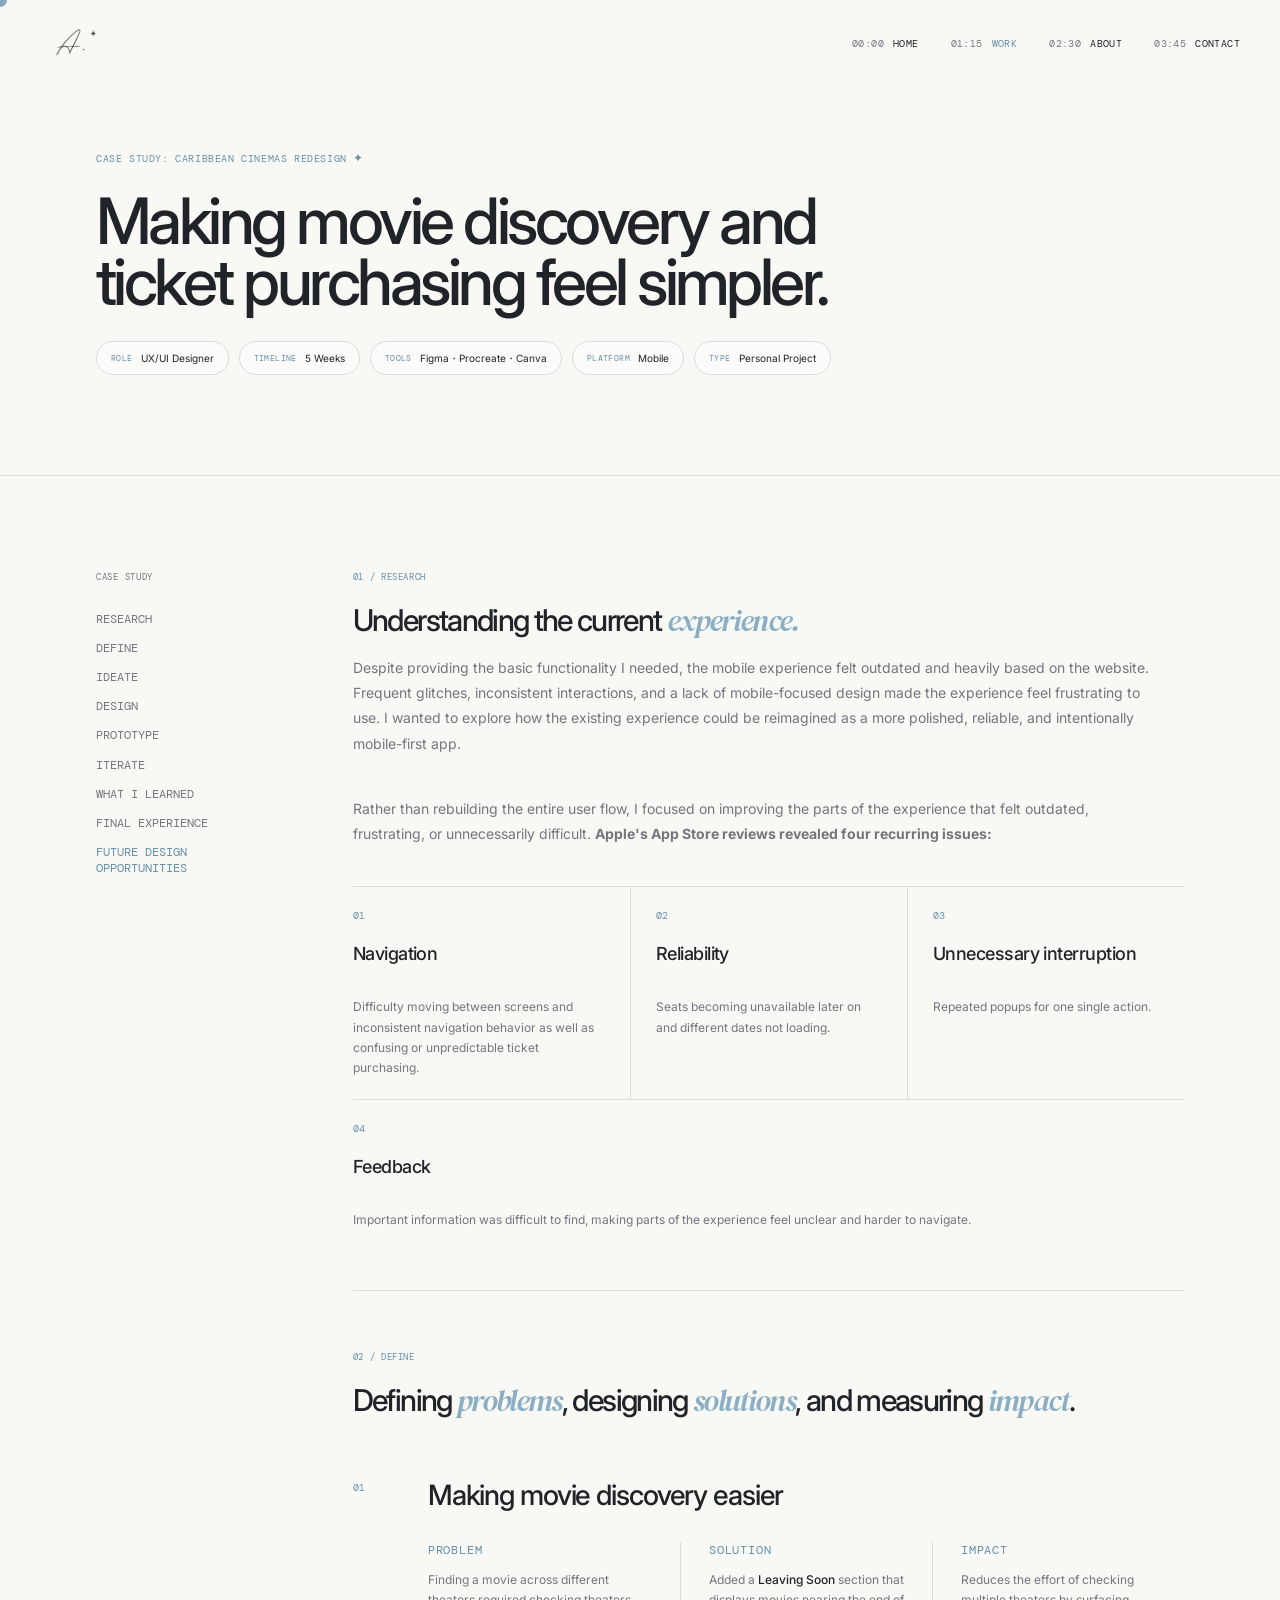
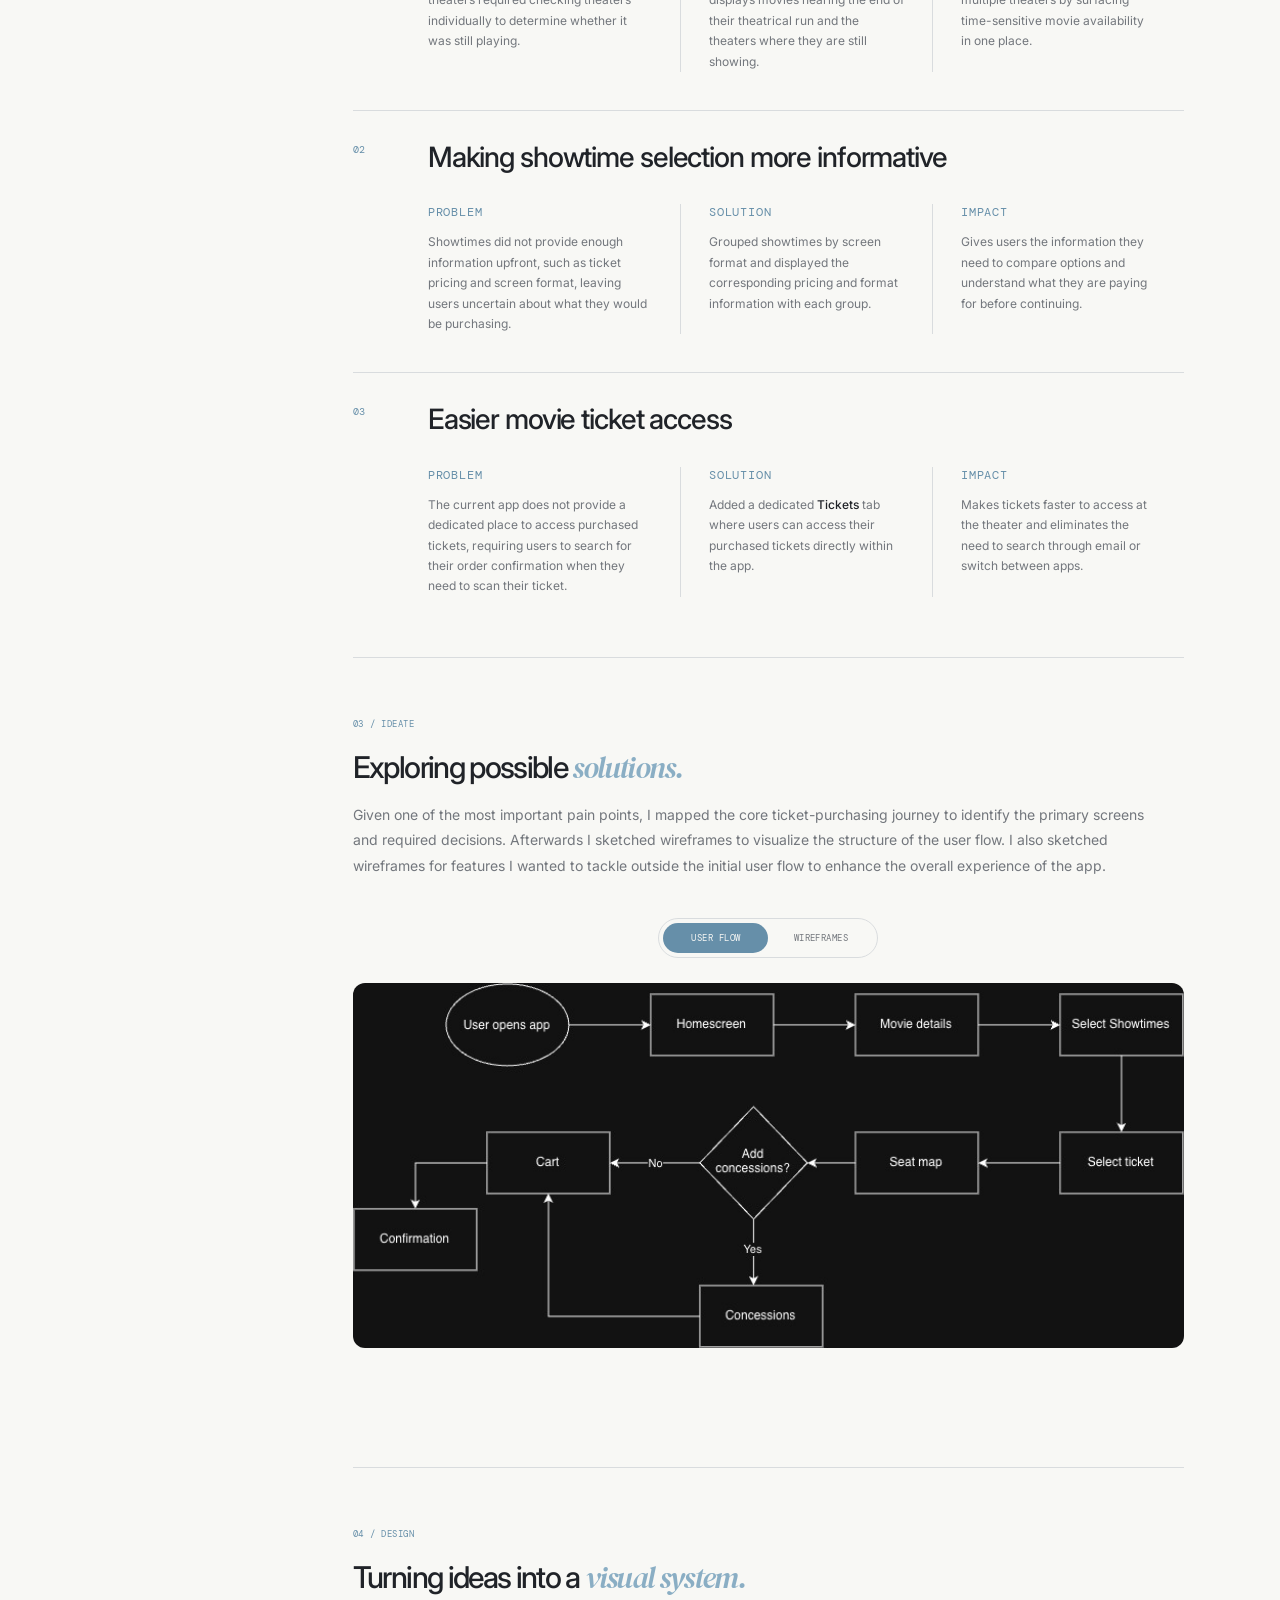
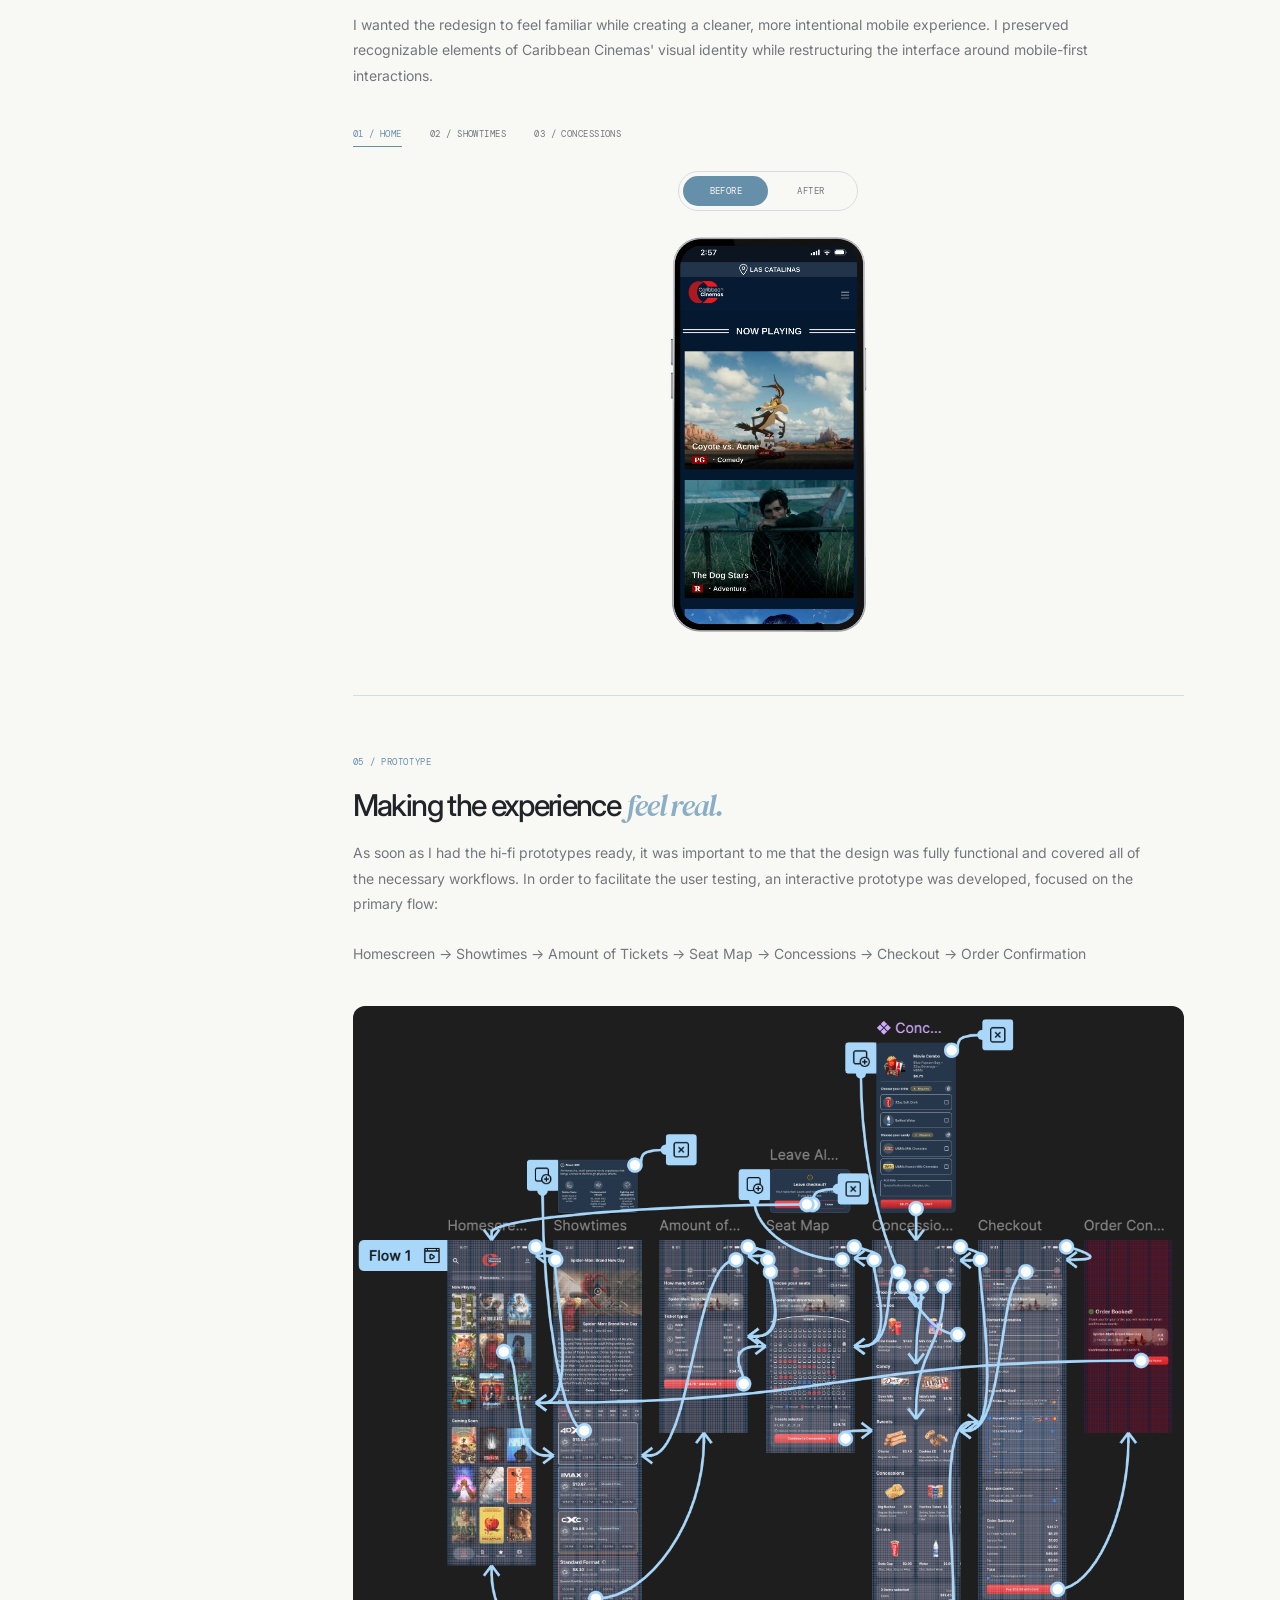
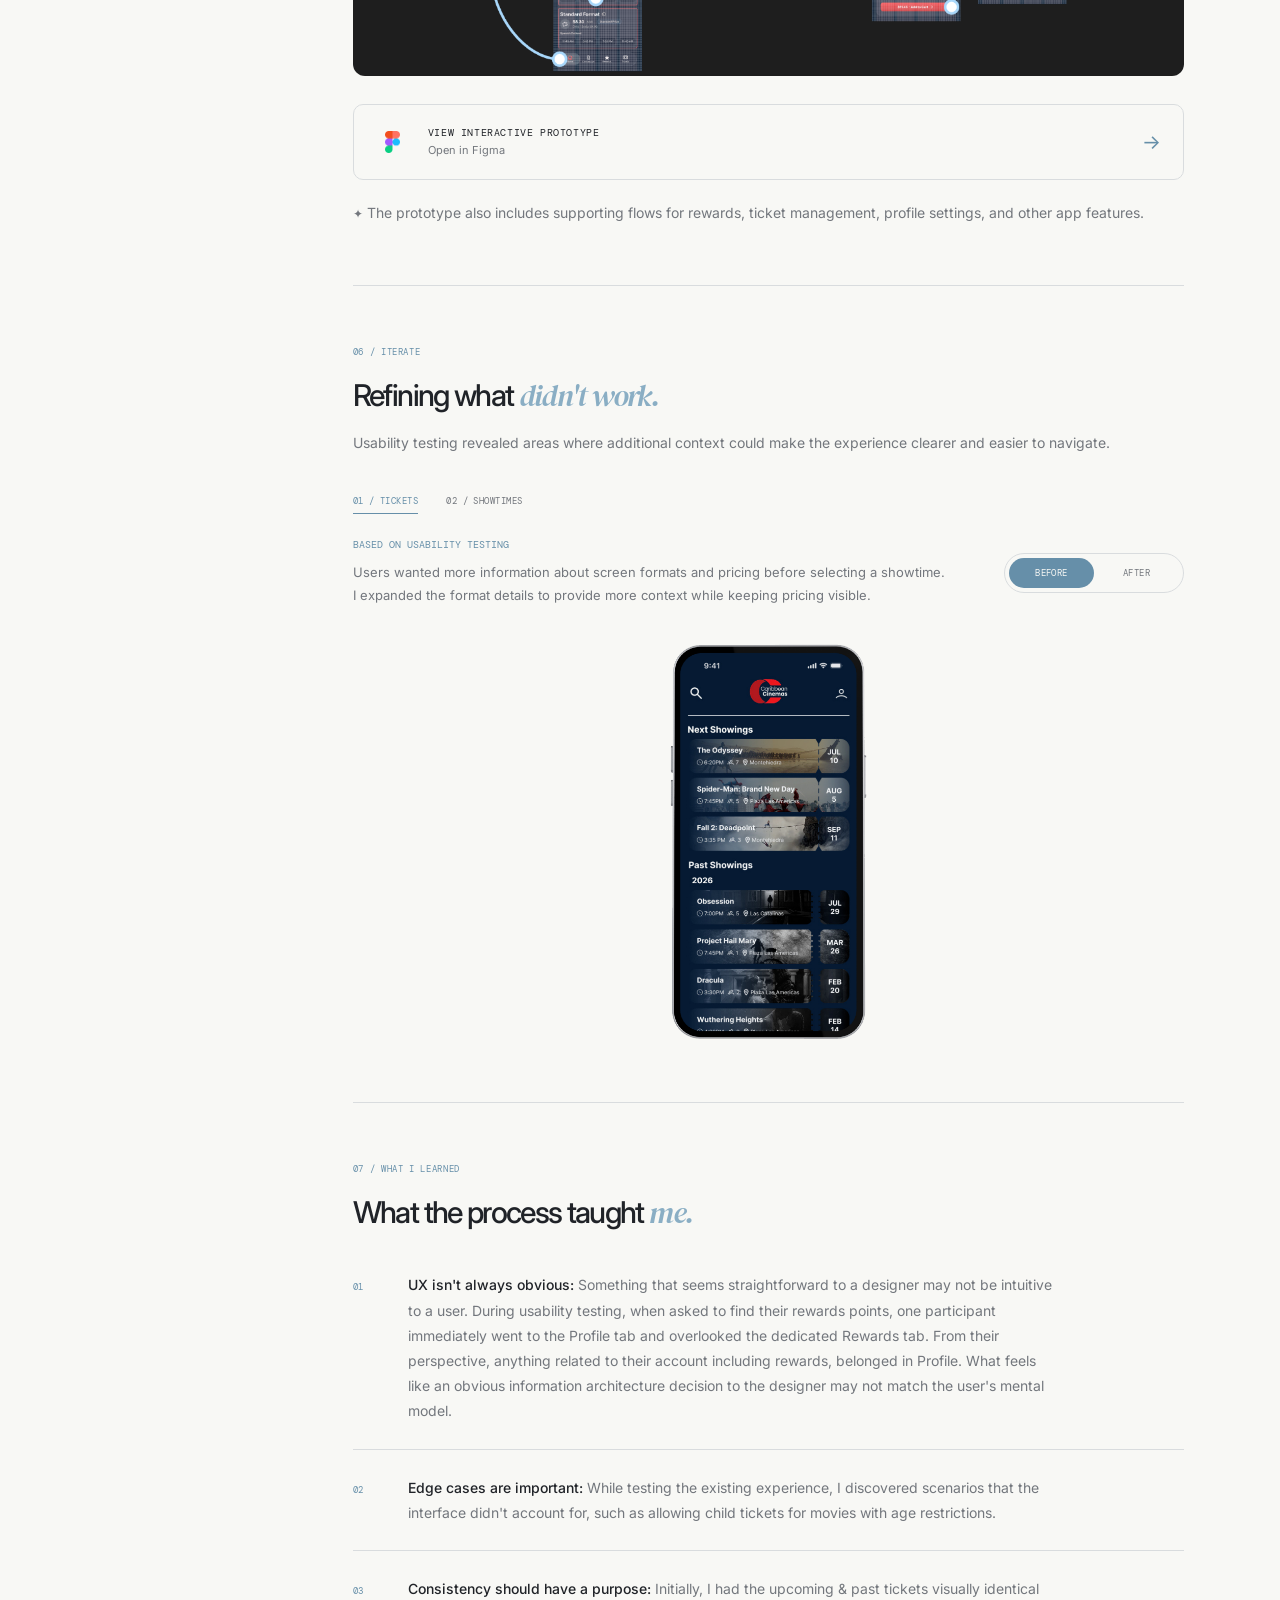
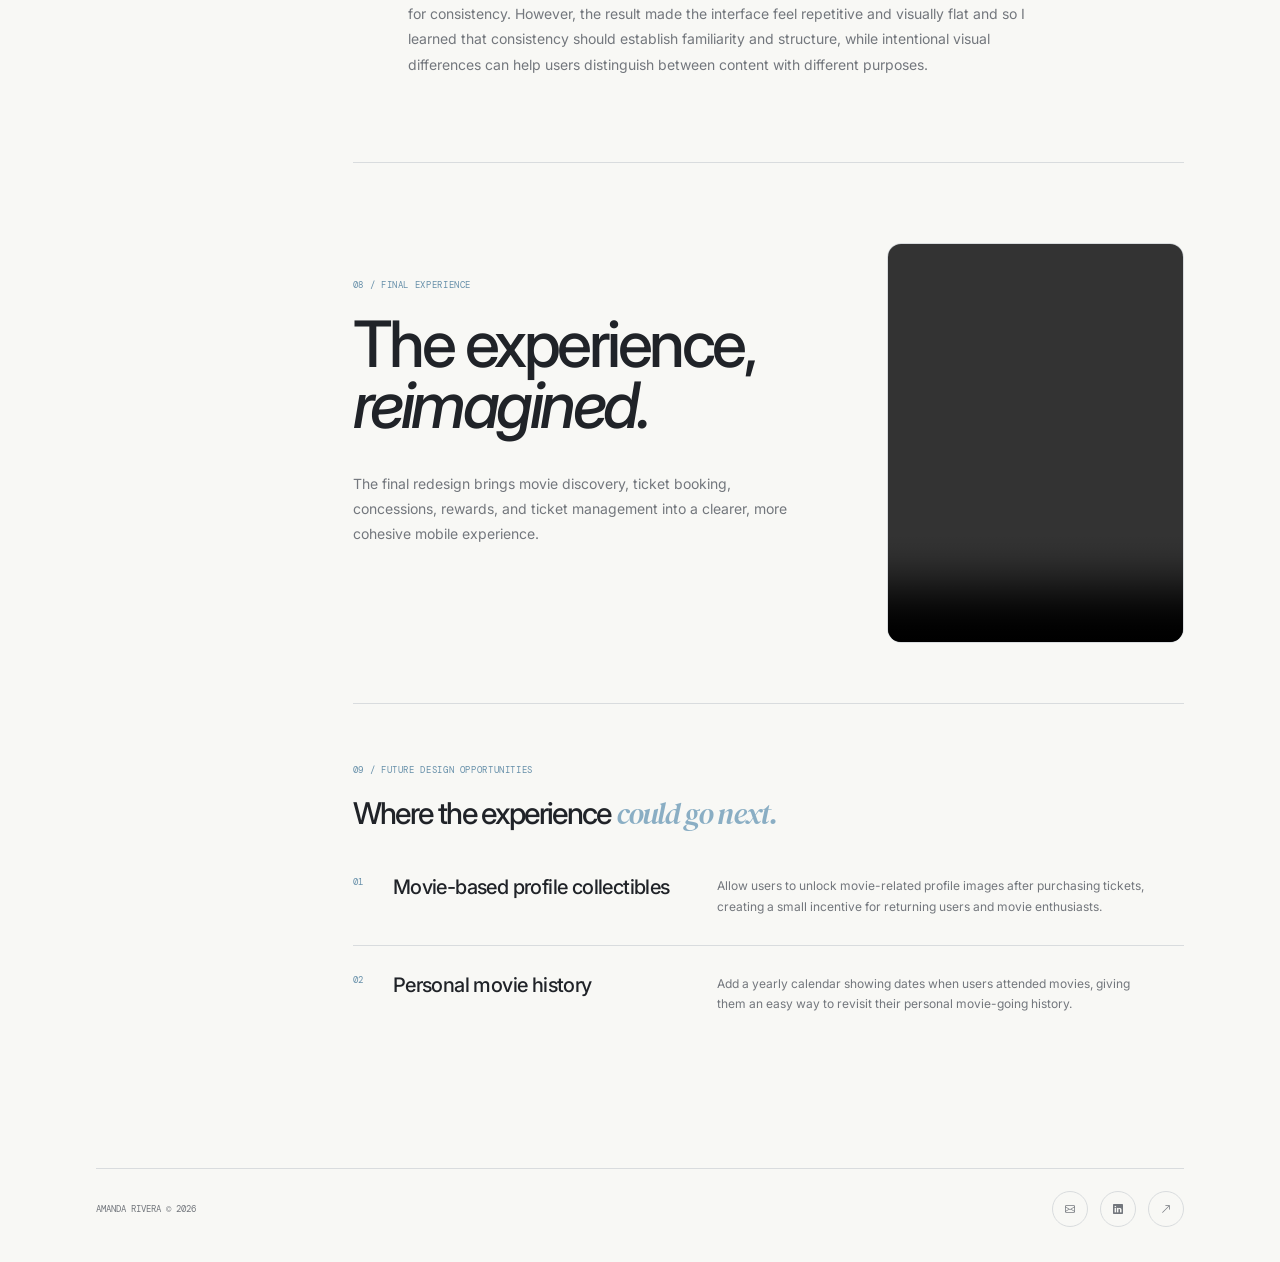
<file: case-study1.html>
<!DOCTYPE html>
<html lang="en">
<head>
  <meta charset="UTF-8">
  <meta name="viewport" content="width=device-width, initial-scale=1.0">

  <title>Amanda Rivera — Caribbean Cinemas</title>
  <meta
    name="description"
    content="Caribbean Cinemas mobile app redesign case study by Amanda Rivera.">

  <link rel="icon" type="image/png" href="elements/sparkle icon.png">

  <link rel="preconnect" href="https://fonts.googleapis.com">
  <link rel="preconnect" href="https://fonts.gstatic.com" crossorigin>

  <link
    href="https://fonts.googleapis.com/css2?family=DM+Mono:wght@400;500&family=DM+Serif+Display:ital@0;1&family=Inter:wght@400;500;600&display=swap"
    rel="stylesheet"
  >

  <link
    rel="stylesheet"
    href="https://cdn.jsdelivr.net/npm/bootstrap-icons@1.11.3/font/bootstrap-icons.min.css"
  >

  <link rel="stylesheet" href="casestudy.css">
</head>

<body>

  <div class="custom-cursor"></div>

  <!-- =====================================================
       NAV
  ====================================================== -->

  <header class="nav">

    <a href="index.html#home" class="logo">
      <img src="elements/A logo.png" alt="Amanda logo">
    </a>

    <nav class="main-nav">

      <a href="index.html#home" class="nav-item">
        <span>00:00</span>
        HOME
      </a>

      <a href="index.html#work" class="nav-item active">
        <span>01:15</span>
        WORK
      </a>

      <a href="about.html" class="nav-item">
        <span>02:30</span>
        ABOUT
      </a>

      <a href="index.html#contact" class="nav-item">
        <span>03:45</span>
        CONTACT
      </a>

    </nav>

  </header>


  <main>

    <!-- =====================================================
         PROJECT INTRO
    ====================================================== -->

    <section class="project-intro">
  <div class="intro-heading reveal">

    <p class="eyebrow">
      CASE STUDY: CARIBBEAN CINEMAS REDESIGN
      <span class="spark">✦</span>
    </p>

    <h1>
      Making movie discovery and<br>
      ticket purchasing feel simpler.
    </h1>

    <div class="project-meta">
      <div class="meta-item">
        <span class="meta-label">ROLE</span>
        <span class="meta-value">UX/UI Designer</span>
      </div>

      <div class="meta-item">
        <span class="meta-label">TIMELINE</span>
        <span class="meta-value">5 Weeks</span>
      </div>

      <div class="meta-item">
        <span class="meta-label">TOOLS</span>
        <span class="meta-value">Figma・Procreate・Canva</span>
      </div>

      <div class="meta-item">
        <span class="meta-label">PLATFORM</span>
        <span class="meta-value">Mobile</span>
      </div>

      <div class="meta-item">
        <span class="meta-label">TYPE</span>
        <span class="meta-value">Personal Project</span>
      </div>
    </div>

  </div>
</section>

<div class="case-study-divider"></div>


    <!-- =====================================================
         CASE STUDY
    ====================================================== -->

    <section class="case-study" id="case-study">

      <!-- LEFT: STICKY MAP -->

      <aside class="case-nav">

        <div class="case-nav-inner">

          <p class="case-nav-label">
            CASE STUDY
          </p>

          <nav class="case-outline">

            <a href="#research" class="case-link active">
              RESEARCH
            </a>

            <a href="#define" class="case-link">
              DEFINE
            </a>

            <a href="#ideate" class="case-link">
              IDEATE
            </a>

            <a href="#design" class="case-link">
              DESIGN
            </a>

            <a href="#prototype" class="case-link">
              PROTOTYPE
            </a>

            <a href="#iterate" class="case-link">
              ITERATE
            </a>

            <a href="#learned" class="case-link">
              WHAT I LEARNED
            </a>

            <a href="#final-experience" class="case-link">
              FINAL EXPERIENCE
            </a>

            <a href="#future" class="case-link">
              FUTURE DESIGN<br>
              OPPORTUNITIES
            </a>

          </nav>

        </div>

      </aside>


      <!-- RIGHT: CASE STUDY CONTENT -->

      <div class="case-content">


        <!-- =================================================
             01 RESEARCH
        ================================================== -->

        <section class="case-section reveal" id="research">

          <div class="section-heading">

            <span class="section-number">
              01 / RESEARCH
            </span>

            <h2>
              Understanding the current
              <em>experience.</em>
            </h2>

          </div>

          <div class="section-body">

            <p class="section-intro">
              Despite providing the basic functionality I needed, the mobile experience felt outdated 
              and heavily based on the website. Frequent glitches, inconsistent interactions, and a 
              lack of mobile-focused design made the experience feel frustrating to use. I wanted to explore 
              how the existing experience could be reimagined as a more polished, reliable, and intentionally 
              mobile-first app.
            </p>

            <p class="section-intro">
              Rather than rebuilding the entire user flow, I focused on improving the parts of the experience
              that felt outdated, frustrating, or unnecessarily difficult. <b>Apple's App Store reviews revealed 
              four recurring issues:</b>
            </p>

            <div class="research-grid">
              
              <div class="research-item">
                <span class="small-label">01</span>
                <h3>Navigation</h3>
                <p>
                  Difficulty moving between screens and inconsistent navigation behavior as well as confusing
                  or unpredictable ticket purchasing.
                </p>
              </div>

              <div class="research-item">
                <span class="small-label">02</span>
                <h3>Reliability</h3>
                <p>
                   Seats becoming unavailable later on and different dates not loading.
                </p>
              </div>

              <div class="research-item">
                <span class="small-label">03</span>
                <h3>Unnecessary interruption</h3>
                <p>
                  Repeated popups for one single action.
                </p>
              </div>

              <div class="research-item research-item-wide">
                <span class="small-label">04</span>
                <h3>Feedback</h3>
                <p>
                  Important information was difficult to find, making parts of the experience
                  feel unclear and harder to navigate.
                </p>
              </div>

            </div>

          </div>

        </section>


        <!-- =================================================
             02 DEFINE
        ================================================== -->

        <section class="case-section reveal" id="define">

          <div class="section-heading">

            <span class="section-number">
              02 / DEFINE
            </span>

            <h2>
              Defining <em>problems</em>, designing <em>solutions</em>, and measuring <em>impact</em>.
            </h2>

          </div>

          <div class="opportunities">

          <article class="opportunity">

            <div class="opportunity-header">
              <span class="opportunity-number">01</span>

              <div>
                <h3>Making movie discovery easier</h3>
              </div>
            </div>

            <div class="opportunity-details">

              <div class="opportunity-detail">
                <span class="detail-label">PROBLEM</span>
                <p>
                  Finding a movie across different theaters required checking
                  theaters individually to determine whether it was still playing.
                </p>
              </div>

              <div class="opportunity-detail">
                <span class="detail-label">SOLUTION</span>
                <p>
                  Added a <b>Leaving Soon</b> section that displays movies nearing
                  the end of their theatrical run and the theaters where they are
                  still showing.
                </p>
              </div>

              <div class="opportunity-detail">
                <span class="detail-label">IMPACT</span>
                <p>
                  Reduces the effort of checking multiple theaters by surfacing
                  time-sensitive movie availability in one place.
                </p>
              </div>

            </div>

          </article>


          <article class="opportunity">

            <div class="opportunity-header">
              <span class="opportunity-number">02</span>

              <div>
                <h3>Making showtime selection more informative</h3>
              </div>
            </div>

            <div class="opportunity-details">

              <div class="opportunity-detail">
                <span class="detail-label">PROBLEM</span>
                <p>
                  Showtimes did not provide enough information upfront, such as
                  ticket pricing and screen format, leaving users uncertain about
                  what they would be purchasing.
                </p>
              </div>

              <div class="opportunity-detail">
                <span class="detail-label">SOLUTION</span>
                <p>
                  Grouped showtimes by screen format and displayed the corresponding
                  pricing and format information with each group.
                </p>
              </div>

              <div class="opportunity-detail">
                <span class="detail-label">IMPACT</span>
                <p>
                  Gives users the information they need to compare options and
                  understand what they are paying for before continuing.
                </p>
              </div>

            </div>

          </article>


          <article class="opportunity">

            <div class="opportunity-header">
              <span class="opportunity-number">03</span>

              <div>
                <h3>Easier movie ticket access</h3>
              </div>
            </div>

            <div class="opportunity-details">

              <div class="opportunity-detail">
                <span class="detail-label">PROBLEM</span>
                <p>
                  The current app does not provide a dedicated place to access
                  purchased tickets, requiring users to search for their order
                  confirmation when they need to scan their ticket.
                </p>
              </div>

              <div class="opportunity-detail">
                <span class="detail-label">SOLUTION</span>
                <p>
                  Added a dedicated <b>Tickets</b> tab where users can access
                  their purchased tickets directly within the app.
                </p>
              </div>

              <div class="opportunity-detail">
                <span class="detail-label">IMPACT</span>
                <p>
                  Makes tickets faster to access at the theater and eliminates
                  the need to search through email or switch between apps.
                </p>
              </div>

            </div>

          </article>

        </div>

        </section>


        <!-- =================================================
             03 IDEATE
        ================================================== -->

        <section class="case-section reveal" id="ideate">

          <div class="section-heading">

            <span class="section-number">
              03 / IDEATE
            </span>

            <h2>
              Exploring possible
              <em>solutions.</em>
            </h2>

          </div>

          <div class="section-body">

            <p class="section-intro">
              Given one of the most important pain points, I mapped the core ticket-purchasing journey to identify the
              primary screens and required decisions. Afterwards I sketched wireframes to visualize the structure of the 
              user flow. I also sketched wireframes for features I wanted to tackle outside the initial user flow to enhance 
              the overall experience of the app.
            </p>

            <div class="ideate-visual">

            <div class="ideate-toggle">
              <button class="ideate-toggle-btn active" data-view="userflow">
                USER FLOW
              </button>

              <button class="ideate-toggle-btn" data-view="wireframes">
                WIREFRAMES
              </button>
            </div>

            <div class="ideate-panel active" data-panel="userflow">
            <img src="elements/user flow.jpg" alt="Ticket purchasing user flow" class="ideate-image">
            </div>

            <div class="ideate-panel" data-panel="wireframes">
              <img src="elements/wireframes.jpg" alt="Early wireframes for the Caribbean Cinemas app" class="ideate-image">
            </div>

          </div>

          </div>

        </section>


        <!-- =================================================
             04 DESIGN
        ================================================== -->

       <section class="case-section reveal" id="design">

        <div class="section-heading">

          <span class="section-number">
            04 / DESIGN
          </span>

          <h2>
            Turning ideas into a
            <em>visual system.</em>
          </h2>

        </div>

        <div class="section-body">

          <p class="section-intro">
            I wanted the redesign to feel familiar while creating a cleaner,
            more intentional mobile experience. I preserved recognizable elements
            of Caribbean Cinemas' visual identity while restructuring the interface
            around mobile-first interactions.
          </p>

          <div class="design-visual">

            <!-- SCREEN SELECTOR -->

            <div class="design-screens">

              <button class="design-screen-btn active" data-screen="home">
                01 / HOME
              </button>

              <button class="design-screen-btn" data-screen="showtimes">
                02 / SHOWTIMES
              </button>

              <button class="design-screen-btn" data-screen="concessions">
                03 / CONCESSIONS
              </button>

            </div>


            <!-- BEFORE / AFTER TOGGLE -->

            <div class="design-toggle">

              <button
                class="design-toggle-btn active"
                data-view="before">
                BEFORE
              </button>

              <button
                class="design-toggle-btn"
                data-view="after">
                AFTER
              </button>

            </div>


            <!-- HOME -->

            <div class="design-screen-panel active" data-screen-panel="home">

              <div class="design-view active" data-view-panel="before">
                <img src="elements/cc home.png" alt="Original Caribbean Cinemas home screen" >
              </div>

              <div class="design-view" data-view-panel="after">
                <img src="elements/my home.png" alt="Redesigned Caribbean Cinemas home screen">
              </div>

            </div>


            <!-- SHOWTIMES -->

            <div class="design-screen-panel" data-screen-panel="showtimes">

              <div class="design-view active" data-view-panel="before">
                <img src="elements/cc showtimes.png" alt="Original Caribbean Cinemas showtimes screen">
              </div>

              <div class="design-view" data-view-panel="after">
                <img src="elements/my showtimes.png" alt="Redesigned Caribbean Cinemas showtimes screen">
              </div>

            </div>


            <!-- CONCESSIONS -->

            <div class="design-screen-panel" data-screen-panel="concessions">
            <div class="design-view active" data-view-panel="before">
              <img src="elements/cc concessions.png" alt="Original Caribbean Cinemas concessions screen">
            </div>

            <div class="design-view" data-view-panel="after">
              <img src="elements/my concessions.png" alt="Redesigned Caribbean Cinemas concessions screen">
            </div>

          </div>

          </div>

        </div>

      </section>


      <!-- =================================================
      05 PROTOTYPE
      ================================================== -->

        <section class="case-section reveal" id="prototype">

          <div class="section-heading">

            <span class="section-number">
              05 / PROTOTYPE
            </span>

            <h2>
              Making the experience
              <em>feel real.</em>
            </h2>

          </div>

          <div class="section-body">

            <p class="section-intro">
              As soon as I had the hi-fi prototypes ready, it was important to me that 
              the design was fully functional and covered all of the necessary workflows. In order to 
              facilitate the user testing, an interactive prototype was developed, focused on the primary flow:<br><br>
              Homescreen → Showtimes → Amount of Tickets → Seat Map → Concessions →
              Checkout → Order Confirmation
            </p>

            <div class="prototype-visual">
              <img
                src="elements/flow prototype.png"
                alt="Caribbean Cinemas interactive prototype"
                class="prototype-image"
              >
            </div>

            <a
              href="https://www.figma.com/proto/iTW1ejL5P57Du7485kACIl/UX-App-Redesign-Case-Study?node-id=79-502&t=s3iVjf9Y0MLKdf4Q-0&scaling=scale-down&content-scaling=fixed&page-id=1%3A2&starting-point-node-id=6%3A2"
              class="figma-link"
              target="_blank"
              rel="noopener noreferrer"
            >
              <span class="figma-link-logo"> 
                <img src="elements/figma.png" alt="Figma">
              </span>

              <span class="figma-link-text">
                VIEW INTERACTIVE PROTOTYPE
                <small>Open in Figma</small>
              </span>

              <span class="figma-link-arrow">→</span>
            </a>

            <p class="section-intro">
              <span class="spark">✦</span> The prototype also includes supporting flows for rewards, ticket management, profile settings, and 
              other app features.
            </p>

          </div>

        </section>

        <!-- =================================================
     06 ITERATE
     ================================================== -->

<section class="case-section reveal" id="iterate">

  <div class="section-heading">

    <span class="section-number">
      06 / ITERATE
    </span>

    <h2>
      Refining what
      <em>didn't work.</em>
    </h2>

  </div>

  <div class="section-body">

    <p class="section-intro">
      Usability testing revealed areas where additional context
      could make the experience clearer and easier to navigate.
    </p>

    <!-- ITERATION SELECTOR -->

    <div class="iterate-screens">

      <button class="iterate-screen-btn active" data-iteration="tickets">
        01 / TICKETS
      </button>

      <button class="iterate-screen-btn" data-iteration="showtimes">
        02 / SHOWTIMES
      </button>

    </div>


    <!-- TICKETS -->

    <div
      class="iterate-panel active"
      data-iteration-panel="tickets">

      <div class="iterate-controls">

        <div class="iteration-note">
          <span class="small-label">BASED ON USABILITY TESTING</span>

          <p>
            Users wanted more information about screen formats and pricing before selecting a showtime.<br>
            I expanded the format details to provide more context while keeping pricing visible.
          </p>
        </div>

        <div class="iterate-toggle">

          <button
            class="iterate-toggle-btn active"
            data-view="before">
            BEFORE
          </button>

          <button
            class="iterate-toggle-btn"
            data-view="after">
            AFTER
          </button>

        </div>

      </div>


      <div class="iterate-view active" data-view-panel="before">
        <img
          src="elements/old tickets.png"
          alt="First ticket screen"
        >
      </div>

      <div class="iterate-view" data-view-panel="after">
        <img
          src="elements/new tickets.png"
          alt="Updated ticket screen with expanded screen format information"
        >
      </div>

    </div>


    <!-- SHOWTIMES -->

    <div
      class="iterate-panel"
      data-iteration-panel="showtimes">

      <div class="iterate-controls">

        <div class="iteration-note">
          <span class="small-label">BASED ON DESIGN EXPLORATION</span>

          <p>
            I found that visually identical ticket types felt repetitive and made it harder to
            distinguish their different purposes. I introduced visual differences to make each
            ticket type more recognizable.
          </p>
        </div>

        <div class="iterate-toggle">

          <button
            class="iterate-toggle-btn active"
            data-view="before">
            BEFORE
          </button>

          <button
            class="iterate-toggle-btn"
            data-view="after">
            AFTER
          </button>

        </div>

      </div>


      <div class="iterate-view active" data-view-panel="before">
        <img
          src="elements/old showtimes.png"
          alt="First showtimes screen"
        >
      </div>

      <div class="iterate-view" data-view-panel="after">
        <img
          src="elements/new showtimes.png"
          alt="Updated showtimes screen"
        >
      </div>

    </div>

  </div>

</section>


        <!-- =================================================
             07 WHAT I LEARNED
        ================================================== -->

        <section class="case-section reveal" id="learned">

          <div class="section-heading">

            <span class="section-number">
              07 / WHAT I LEARNED
            </span>

            <h2>
              What the process taught
              <em>me.</em>
            </h2>

          </div>

          <div class="section-body">

            <div class="learning-list">

              <div class="learning-item">
                <span>01</span>
                <p><b>UX isn't always obvious:</b> Something that seems straightforward to a designer 
                    may not be intuitive to a user. During usability testing, when asked to find 
                    their rewards points, one participant immediately went to the Profile tab and 
                    overlooked the dedicated Rewards tab. From their perspective, anything related to 
                    their account including rewards, belonged in Profile. What feels like an obvious 
                    information architecture decision to the designer may not match the user's mental model.</p>
              </div>

              <div class="learning-item">
                <span>02</span>
                <p><b>Edge cases are important:</b> While testing the existing experience, I discovered scenarios that 
                    the interface didn't account for, such as allowing child tickets for movies with age restrictions. </p>
              </div>

              <div class="learning-item">
                <span>03</span>
                <p><b>Consistency should have a purpose:</b> Initially, I had the upcoming & past tickets
                    visually identical for consistency. However, the result made the interface feel repetitive 
                    and visually flat and so I learned that consistency should establish familiarity and 
                    structure, while intentional visual differences can help users distinguish between 
                    content with different purposes.</p>
              </div>

            </div>

          </div>

        </section>


        <!-- =================================================
        08 FINAL EXPERIENCE
        ================================================== -->

        <section class="case-section final-section reveal" id="final-experience">

          <div class="final-experience-grid">

            <div class="final-experience-copy">

              <span class="section-number">
                08 / FINAL EXPERIENCE
              </span>

              <h2>
                The experience,
                <em>reimagined.</em>
              </h2>

              <p class="section-intro">
                The final redesign brings movie discovery, ticket booking,
                concessions, rewards, and ticket management into a clearer,
                more cohesive mobile experience.
              </p>

            </div>


            <div class="final-video">

              <video
                src="https://res.cloudinary.com/eneecjob/video/upload/f_mp4/v1790577454/finalvideo.mov"
                autoplay
                muted
                loop
                playsinline
                controls
              ></video>

            </div>

          </div>

        </section>


        <!-- =================================================
             09 FUTURE DESIGN OPPORTUNITIES
        ================================================== -->

        <section class="case-section future-section reveal" id="future">

          <div class="section-heading">

            <span class="section-number">
              09 / FUTURE DESIGN OPPORTUNITIES
            </span>

            <h2>
              Where the experience
              <em>could go next.</em>
            </h2>

          </div>

          <div class="section-body">
            <div class="future-list">

              <div class="future-item">
                <span>01</span>
                <h3>Movie-based profile collectibles</h3>
                <p>
                  Allow users to unlock movie-related profile images after purchasing tickets, 
                  creating a small incentive for returning users and movie enthusiasts.
                </p>
              </div>

              <div class="future-item">
                <span>02</span>
                <h3>Personal movie history</h3>
                <p>
                  Add a yearly calendar showing dates when users attended movies, giving them 
                  an easy way to revisit their personal movie-going history.
                </p>
              </div>

            </div>

          </div>

        </section>

      </div>

    </section>

  </main>


  <!-- =====================================================
       FOOTER
  ====================================================== -->

  <footer class="site-footer">

    <span>AMANDA RIVERA © 2026</span>

    <div class="footer-links">

      <a
        href="mailto:acrs096@gmail.com"
        aria-label="Email Amanda"
      >
        <i class="bi bi-envelope"></i>
      </a>

      <a
        href="https://www.linkedin.com/in/amandariveras/"
        target="_blank"
        rel="noopener"
        aria-label="LinkedIn"
      >
        <i class="bi bi-linkedin"></i>
      </a>

      <a
        href="Resume - Amanda Rivera.pdf"
        target="_blank"
        aria-label="Resume"
      >
        <i class="bi bi-arrow-up-right"></i>
      </a>

    </div>

  </footer>


  <script src="casestudy.js"></script>

</body>
</html>
</file>
<file: casestudy.css>
/* =========================================================
   VARIABLES
========================================================= */

:root {
  --bg: #f8f8f5;
  --text: #202328;
  --muted: #73777d;
  --line: #d9dcde;

  --accent: #8aaec4;
  --accent-dark: #668fa9;

  --placeholder: #e7edef;

  --radius: 12px;
  --radius-small: 10px;
  --pill: 999px;

  --sans: "Inter", sans-serif;
  --mono: "DM Mono", monospace;
  --serif: "DM Serif Display", Georgia, serif;

  --section-top: 60px;
  --section-bottom: 60px;
  --section-gap: 20px;
}


/* =========================================================
   RESET
========================================================= */

*,
*::before,
*::after {
  margin: 0;
  padding: 0;
  box-sizing: border-box;
}

html {
  scroll-behavior: smooth;
  width: 100%;
  max-width: 100%;
  overflow-x: clip;
}

body {
  width: 100%;
  max-width: 100%;
  min-width: 0;

  background: var(--bg);
  color: var(--text);
  font-family: var(--sans);

  -webkit-font-smoothing: antialiased;

  overflow-x: clip;
}

img,
video,
svg,
canvas,
iframe {
  display: block;
  max-width: 100%;
}

a {
  color: inherit;
  text-decoration: none;
}

button {
  font: inherit;
  max-width: 100%;
}

::selection {
  background: var(--accent);
  color: white;
}


/* =========================================================
   CUSTOM CURSOR
========================================================= */

.custom-cursor {
  position: fixed;

  width: 14px;
  height: 14px;

  border-radius: 50%;
  background: var(--accent);

  pointer-events: none;
  z-index: 9999;

  transform: translate(-50%, -50%);

  transition:
    width 0.2s ease,
    height 0.2s ease,
    opacity 0.2s ease;

  mix-blend-mode: multiply;
}

body,
a,
button {
  cursor: none;
}


/* =========================================================
   NAV
========================================================= */

.nav {
  position: fixed;
  top: 0;
  left: 0;

  width: 100%;
  height: 72px;

  padding: 12px 40px;

  display: grid;
  grid-template-columns: minmax(0, 1fr) auto;

  align-items: center;

  z-index: 100;

  background: rgba(248, 248, 245, 0.88);

  backdrop-filter: blur(6px);
  -webkit-backdrop-filter: blur(6px);

  min-width: 0;
}

.logo {
  display: flex;
  align-items: center;

  width: fit-content;
  min-width: 0;
}

.logo img {
  display: block;

  width: 62px;
  height: auto;
  max-width: 100%;
  max-height: 62px;

  object-fit: contain;

  transition: transform 0.3s ease;
}

.logo:hover img {
  transform: translateY(-2px);
}

.main-nav {
  display: flex;
  align-items: center;

  gap: 32px;

  min-width: 0;
}

.nav-item {
  display: flex;
  align-items: center;

  gap: 9px;

  font-family: var(--mono);
  font-size: 10px;
  letter-spacing: 0.04em;

  white-space: nowrap;

  transition: color 0.25s ease;
}

.nav-item span {
  color: var(--muted);
}

.nav-item:hover,
.nav-item.active {
  color: var(--accent-dark);
}

.case-study-divider {
  position: sticky;
  top: 72px;

  width: 100%;
  height: 1px;

  background: var(--line);

  z-index: 50;
}


/* =========================================================
   PROJECT INTRO
========================================================= */

.project-intro {
  width: 100%;
  max-width: 100%;
  min-width: 0;

  padding: 150px 7.5vw 100px;

  display: flex;
  align-items: flex-end;
}

.intro-heading {
  width: 100%;
  max-width: 100%;
  min-width: 0;
}

.eyebrow {
  margin-bottom: 25px;

  font-family: var(--mono);
  font-size: 10px;
  letter-spacing: 0.06em;

  color: var(--accent-dark);
}

.spark {
  font-size: 12px;
}

.intro-heading h1 {
  width: 100%;
  max-width: 900px;
  min-width: 0;

  font-size: clamp(48px, 5vw, 76px);
  line-height: 0.95;
  letter-spacing: -0.055em;
  font-weight: 500;

  overflow-wrap: break-word;
}

.intro-heading h1 em {
  font-family: var(--serif);
  font-weight: 400;
  color: var(--accent);
}

.project-description {
  max-width: 570px;
  min-width: 0;

  margin-top: 42px;

  font-size: 15px;
  line-height: 1.75;

  color: var(--muted);

  overflow-wrap: break-word;
}


/* =========================================================
   PROJECT META
========================================================= */

.project-meta {
  display: flex;
  flex-wrap: nowrap;
  align-items: center;

  gap: 10px;

  width: 100%;
  max-width: 100%;
  min-width: 0;

  margin-top: 28px;

  overflow-x: auto;

  scrollbar-width: none;
}

.project-meta::-webkit-scrollbar {
  display: none;
}

.meta-item {
  flex: 0 0 auto;

  display: inline-flex;
  align-items: center;

  gap: 8px;

  max-width: 100%;

  padding: 10px 14px;

  border: 1px solid var(--line);
  border-radius: var(--pill);

  background: rgba(255, 255, 255, 0.35);

  white-space: nowrap;

  transition:
    border-color 0.25s ease,
    background 0.25s ease;
}

.meta-label {
  font-family: var(--mono);
  font-size: 8px;
  letter-spacing: 0.05em;

  color: var(--accent-dark);
}

.meta-value {
  font-size: 10px;
  line-height: 1.2;

  color: var(--text);
}


/* =========================================================
   CASE STUDY LAYOUT
========================================================= */

.case-study {
  display: grid;

  grid-template-columns:
    minmax(0, 180px)
    minmax(0, 1fr);

  gap: 6vw;

  width: 100%;
  max-width: 100%;
  min-width: 0;

  padding: 70px 7.5vw 0;

  align-items: start;
}

.case-content {
  min-width: 0;
  max-width: 100%;
}

/* =========================================================
   STICKY CASE NAV
========================================================= */

.case-nav {
  position: sticky;
  top: 72px;

  align-self: start;

  height: fit-content;

  min-width: 0;
}

.case-nav-inner {
  padding-top: 25px;
}

.case-nav-label {
  margin-bottom: 28px;

  font-family: var(--mono);
  font-size: 9px;
  letter-spacing: 0.08em;

  color: var(--muted);
}

.case-outline {
  display: flex;
  flex-direction: column;

  gap: 13px;

  min-width: 0;
}

.case-link {
  display: block;
  width: fit-content;
  max-width: 100%;
  min-width: 0;
  font-family: var(--mono);
  font-size: 12px;
  line-height: 1.35;
  color: var(--muted);
  transition:
    color 0.3s ease,
    transform 0.3s ease;
}

.case-link span {
  color: var(--line);

  transition: color 0.3s ease;
}

.case-link:hover {
  color: var(--accent-dark);
  transform: translateX(4px);
}

.case-link.active {
  color: var(--accent-dark);
}

.case-link.active span {
  color: var(--accent-dark);
}


/* =========================================================
   CASE SECTIONS
========================================================= */

.case-section {
  width: 100%;
  max-width: 100%;
  min-width: 0;

  scroll-margin-top: 95px;

  padding-top: 60px;
  padding-bottom: var(--section-bottom);
}

.case-section + .case-section {
  border-top: 1px solid var(--line);
}

.case-section:first-child {
  padding-top: 25px;
}


/* =========================================================
   SECTION HEADINGS
========================================================= */

.section-heading {
  width: 100%;
  max-width: 850px;
  min-width: 0;
}

.section-number {
  display: block;

  margin-bottom: 23px;

  font-family: var(--mono);
  font-size: 9px;
  letter-spacing: 0.07em;

  color: var(--accent-dark);
}

.section-heading h2 {
  width: 100%;
  max-width: 900px;
  min-width: 0;

  font-size: 30px;
  line-height: 0.95;
  letter-spacing: -0.055em;

  font-weight: 500;

  overflow-wrap: break-word;
}

.section-heading h2 em {
  font-family: var(--serif);
  font-weight: 400;

  color: var(--accent);
}


/* =========================================================
   SECTION BODY
========================================================= */

.section-body {
  width: 100%;
  max-width: 100%;
  min-width: 0;

  padding-top: var(--section-gap);
}

.section-intro {
  max-width: 800px;
  min-width: 0;

  margin-bottom: 40px;

  font-size: 14px;
  line-height: 1.8;

  color: var(--muted);

  overflow-wrap: break-word;
}


/* =========================================================
   DESIGN OPPORTUNITIES
========================================================= */

.opportunities {
  width: 100%;
  max-width: 100%;
  min-width: 0;

  margin-top: 65px;
}

.opportunity {
  width: 100%;
  max-width: 100%;
  min-width: 0;

  padding: 32px 0 38px;

  border-top: 1px solid var(--line);
}

.opportunity:first-child {
  padding-top: 0;
  border-top: none;
}

.opportunity:last-child {
  padding-bottom: 0;
}

.opportunity-header {
  display: grid;

  grid-template-columns:
    55px
    minmax(0, 1fr);

  gap: 20px;

  align-items: start;

  min-width: 0;
}

.opportunity-number {
  font-family: var(--mono);
  font-size: 10px;

  color: var(--accent-dark);
}

.opportunity-header .small-label {
  margin-bottom: 9px;
}

.opportunity-header h3 {
  max-width: 650px;
  min-width: 0;

  font-size: 28px;
  line-height: 1.05;
  letter-spacing: -0.04em;

  font-weight: 500;

  overflow-wrap: break-word;
}

.opportunity-details {
  display: grid;

  grid-template-columns:
    repeat(3, minmax(0, 1fr));

  width: calc(100% - 75px);
  max-width: calc(100% - 75px);
  min-width: 0;

  margin-top: 32px;
  margin-left: 75px;
}

.opportunity-detail {
  min-width: 0;

  padding-right: 28px;
}

.opportunity-detail + .opportunity-detail {
  padding-left: 28px;

  border-left: 1px solid var(--line);
}

.detail-label {
  display: block;

  margin-bottom: 12px;

  font-family: var(--mono);
  font-size: 12px;
  letter-spacing: 0.07em;

  color: var(--accent-dark);
}

.opportunity-detail p {
  min-width: 0;

  font-size: 12px;
  line-height: 1.7;

  color: var(--muted);

  overflow-wrap: break-word;
}

.opportunity-detail b {
  color: var(--text);
  font-weight: 500;
}


/* =========================================================
   IMAGE / CONTENT PLACEHOLDERS
========================================================= */

.content-placeholder {
  width: 100%;
  max-width: 100%;
  min-width: 0;
  min-height: 420px;

  display: flex;
  align-items: center;
  justify-content: center;

  border: 1px solid var(--line);
  border-radius: var(--radius);

  background: var(--placeholder);

  font-family: var(--mono);
  font-size: 9px;
  letter-spacing: 0.06em;

  color: var(--muted);

  overflow: hidden;
}

.content-placeholder.large {
  min-height: 560px;
}

.content-placeholder.wide {
  min-height: 500px;
}

.content-placeholder.tall {
  min-height: 650px;
}


/* =========================================================
   RESEARCH GRID
========================================================= */

.research-grid {
  display: grid;

  grid-template-columns:
    repeat(3, minmax(0, 1fr));

  width: 100%;
  max-width: 100%;
  min-width: 0;

  margin-top: 30px;

  border-top: 1px solid var(--line);
}

.research-item {
  min-width: 0;

  padding: 22px 25px 20px 0;
}

.research-item + .research-item {
  padding-left: 25px;

  border-left: 1px solid var(--line);
}

.research-item-wide {
  grid-column: 1 / -1;

  padding: 22px 0 0 !important;

  border-top: 1px solid var(--line);
  border-left: none !important;
}

.small-label {
  display: block;

  margin-bottom: 22px;

  font-family: var(--mono);
  font-size: 10px;

  color: var(--accent-dark);
}

.research-item h3 {
  min-height: 41px;
  min-width: 0;

  margin-bottom: 12px;

  font-size: 18px;
  line-height: 1.15;
  letter-spacing: -0.03em;

  font-weight: 500;

  overflow-wrap: break-word;
}

.research-item p {
  min-width: 0;

  font-size: 12px;
  line-height: 1.7;

  color: var(--muted);

  overflow-wrap: break-word;
}


/* =========================================================
   IDEATE
========================================================= */

.ideate-visual {
  position: relative;

  display: grid;

  width: 100%;
  max-width: 100%;
  min-width: 0;

  padding-top: 65px;
}

.ideate-toggle {
  position: absolute;

  top: 0;
  left: 50%;

  transform: translateX(-50%);

  display: flex;

  width: fit-content;
  max-width: 100%;

  padding: 4px;

  border: 1px solid var(--line);
  border-radius: var(--pill);

  background: var(--bg);

  z-index: 2;
}

.ideate-toggle::before {
  content: "";

  position: absolute;

  top: 4px;
  left: 4px;

  width: calc(50% - 4px);
  height: calc(100% - 8px);

  border-radius: var(--pill);

  background: var(--accent-dark);

  transition: transform 0.3s ease;
}

.ideate-toggle:has(
  .ideate-toggle-btn[data-view="wireframes"].active
)::before {
  transform: translateX(100%);
}

.ideate-toggle-btn {
  position: relative;
  z-index: 1;

  min-width: 105px;

  padding: 9px 16px;

  border: none;
  border-radius: var(--pill);

  background: transparent;

  font-family: var(--mono);
  font-size: 9px;
  letter-spacing: 0.05em;

  color: var(--muted);

  cursor: none;

  transition: color 0.25s ease;
}

.ideate-toggle-btn.active,
.ideate-toggle-btn.active:hover {
  color: var(--bg);
}

.ideate-toggle-btn:hover {
  color: var(--accent-dark);
}

.ideate-panel {
  position: relative;

  grid-area: 1 / 1;

  width: 100%;
  max-width: 100%;
  min-width: 0;

  opacity: 0;
  visibility: hidden;
  pointer-events: none;

  transition:
    opacity 0.35s ease,
    visibility 0.35s ease;
}

.ideate-panel.active {
  opacity: 1;
  visibility: visible;
  pointer-events: auto;
}

.ideate-panel img {
  display: block;

  width: 100%;
  max-width: 100%;
  height: auto;

  border-radius: var(--radius);
}


/* =========================================================
   DESIGN — SCREEN SELECTOR
========================================================= */

.design-visual {
  width: 100%;
  max-width: 100%;
  min-width: 0;
}

.design-screens,
.iterate-screens {
  position: relative;

  display: flex;
  align-items: center;

  gap: 28px;

  width: 100%;
  max-width: 100%;
  min-width: 0;

  margin-bottom: 24px;
  padding-bottom: 7px;
}

.design-screen-btn,
.iterate-screen-btn {
  flex: 0 1 auto;
  min-width: 0;

  padding: 0;

  border: none;
  background: transparent;

  font-family: var(--mono);
  font-size: 9px;
  letter-spacing: 0.05em;

  color: var(--muted);

  cursor: none;

  transition: color 0.25s ease;
}

.design-screen-btn:hover,
.design-screen-btn.active,
.iterate-screen-btn:hover,
.iterate-screen-btn.active {
  color: var(--accent-dark);
}

.design-screens::after,
.iterate-screens::after {
  content: "";

  position: absolute;

  bottom: 0;

  height: 1px;

  background: var(--accent-dark);

  transition:
    left 0.35s ease,
    width 0.35s ease;
}

.design-screens::after {
  left: var(--indicator-left);
  width: var(--indicator-width);
}

.iterate-screens::after {
  left: var(--iterate-indicator-left);
  width: var(--iterate-indicator-width);
}


/* =========================================================
   BEFORE / AFTER TOGGLES
========================================================= */

.design-toggle,
.iterate-toggle {
  position: relative;

  display: flex;

  width: fit-content;
  max-width: 100%;

  margin: 0 auto 24px;

  padding: 4px;

  border: 1px solid var(--line);
  border-radius: var(--pill);

  background: var(--bg);
}

.design-toggle::before,
.iterate-toggle::before {
  content: "";

  position: absolute;

  top: 4px;
  left: 4px;

  width: calc(50% - 4px);
  height: calc(100% - 8px);

  border-radius: var(--pill);

  background: var(--accent-dark);

  transition: transform 0.3s ease;
}

.design-toggle:has(
  .design-toggle-btn[data-view="after"].active
)::before,
.iterate-toggle:has(
  .iterate-toggle-btn[data-view="after"].active
)::before {
  transform: translateX(100%);
}

.design-toggle-btn,
.iterate-toggle-btn {
  position: relative;
  z-index: 1;

  min-width: 85px;

  padding: 9px 16px;

  border: none;
  border-radius: var(--pill);

  background: transparent;

  font-family: var(--mono);
  font-size: 9px;
  letter-spacing: 0.05em;

  color: var(--muted);

  cursor: none;

  transition: color 0.25s ease;
}

.design-toggle-btn:hover,
.iterate-toggle-btn:hover {
  color: var(--accent-dark);
}

.design-toggle-btn.active,
.design-toggle-btn.active:hover,
.iterate-toggle-btn.active,
.iterate-toggle-btn.active:hover {
  color: var(--bg) !important;
}


/* =========================================================
   DESIGN — SCREEN PANELS
========================================================= */

.design-screen-panel {
  position: relative;

  display: none;

  width: 100%;
  max-width: 100%;
  min-width: 0;
  min-height: 400px;
}

.design-screen-panel.active {
  display: block;

  animation: designFadeIn 0.65s ease;
}

@keyframes designFadeIn {
  from {
    opacity: 0;
  }

  to {
    opacity: 1;
  }
}

.design-view {
  position: absolute;

  inset: 0;

  display: flex;
  align-items: flex-start;
  justify-content: center;

  width: 100%;
  max-width: 100%;
  min-width: 0;

  opacity: 0;
  visibility: hidden;
  pointer-events: none;

  transition:
    opacity 0.5s ease,
    visibility 0.5s ease;
}

.design-view.active {
  opacity: 1;
  visibility: visible;
  pointer-events: auto;
}

.design-view img {
  display: block;

  width: auto;
  max-width: 100%;
  height: min(400px, 70vh);

  margin: 0 auto;

  object-fit: contain;

  border-radius: var(--radius);
}


/* =========================================================
   PROTOTYPE
========================================================= */

.prototype-visual {
  width: 100%;
  max-width: 100%;
  min-width: 0;

  overflow: hidden;

  border-radius: var(--radius);
}

.prototype-image {
  display: block;

  width: 100%;
  max-width: 100%;
  height: auto;

  margin: 0 auto;
}

.figma-link {
  position: relative;

  display: flex;
  align-items: center;

  gap: 18px;

  width: 100%;
  max-width: 100%;
  min-width: 0;

  margin-top: 28px;
  padding: 20px 22px;

  border: 1px solid var(--line);
  border-radius: var(--radius-small);

  color: var(--text);

  overflow: hidden;

  transition:
    background 0.3s ease,
    border-color 0.3s ease,
    transform 0.3s ease;
}

.figma-link:hover {
  background: var(--accent);
  border-color: var(--accent);

  transform: translateY(-2px);
}

.figma-link:hover .figma-link-number {
  background: var(--bg);
  border-color: transparent;
  color: var(--accent-dark);
}

.figma-link-text {
  display: flex;
  flex-direction: column;

  gap: 4px;

  min-width: 0;

  font-family: var(--mono);
  font-size: 10px;
  letter-spacing: 0.06em;

  overflow-wrap: break-word;
}

.figma-link-text small {
  font-family: var(--sans);
  font-size: 11px;
  letter-spacing: 0;

  color: var(--muted);
}

.figma-link-arrow {
  flex-shrink: 0;

  margin-left: auto;

  font-size: 20px;

  color: var(--accent-dark);

  transition: transform 0.3s ease;
}

.figma-link:hover .figma-link-arrow {
  transform: translateX(5px);
  color: var(--bg);
}

.figma-link-logo {
  flex-shrink: 0;

  display: flex;
  align-items: center;
  justify-content: center;

  width: 34px;
  height: 34px;
}

.figma-link-logo img {
  width: 22px;
  height: 22px;

  object-fit: contain;
}

.figma-link + .section-intro {
  margin-top: 20px;
}

.case-section > .section-body > :last-child {
  margin-bottom: 0;
}


/* =========================================================
   ITERATE
========================================================= */

.iterate-panel {
  display: none;

  width: 100%;
  max-width: 100%;
  min-width: 0;
}

.iterate-panel.active {
  display: block;
}

.iterate-controls {
  display: flex;
  align-items: center;
  justify-content: space-between;

  gap: 40px;

  width: 100%;
  max-width: 100%;
  min-width: 0;

  margin-bottom: 35px;
}

.iteration-note {
  max-width: 620px;
  min-width: 0;

  margin: 0;
}

.iteration-note .small-label {
  display: block;

  margin-bottom: 10px;
}

.iteration-note p {
  font-size: 13px;
  line-height: 1.75;

  color: var(--muted);

  overflow-wrap: break-word;
}

.iterate-toggle {
  flex-shrink: 0;

  margin: 0;
}

.iterate-view {
  display: none;

  width: 100%;
  max-width: 100%;
  min-width: 0;
}

.iterate-view.active {
  display: flex;
  justify-content: center;

  animation: iterateFadeIn 0.35s ease;
}

.iterate-view img {
  display: block;

  width: auto;
  max-width: 100%;
  height: min(400px, 70vh);

  margin: 0 auto;

  object-fit: contain;

  border-radius: var(--radius);
}

@keyframes iterateFadeIn {
  from {
    opacity: 0;
  }

  to {
    opacity: 1;
  }
}


/* =========================================================
   COMPARISON
========================================================= */

.comparison {
  display: grid;

  grid-template-columns:
    repeat(2, minmax(0, 1fr));

  gap: 20px;

  width: 100%;
  max-width: 100%;
  min-width: 0;
}

.comparison-item {
  min-width: 0;
}

.comparison-item > .small-label {
  margin-bottom: 14px;
}


/* =========================================================
   LEARNING LIST
========================================================= */

.learning-item {
  display: grid;

  grid-template-columns:
    55px
    minmax(0, 1fr);

  padding: 25px 0;

  align-items: baseline;

  min-width: 0;
}

.learning-item + .learning-item {
  border-top: 1px solid var(--line);
}

.learning-item span {
  font-family: var(--mono);
  font-size: 9px;

  color: var(--accent-dark);
}

.learning-item p {
  max-width: 650px;
  min-width: 0;

  font-size: 14px;
  line-height: 1.8;

  color: var(--muted);

  overflow-wrap: break-word;
}

.learning-item p b {
  color: var(--text);
  font-weight: 500;
}


/* =========================================================
   FINAL EXPERIENCE
========================================================= */

.final-experience-grid {
  display: grid;

  grid-template-columns:
    minmax(0, 1fr)
    minmax(280px, 0.65fr);

  gap: 6vw;

  width: 100%;
  max-width: 100%;
  min-width: 0;

  align-items: center;
}

.final-experience-copy {
  max-width: 560px;
  min-width: 0;
}

.final-experience-copy .section-number {
  margin-bottom: 23px;
}

.final-experience-copy h2 {
  max-width: 540px;
  min-width: 0;

  font-size: clamp(43px, 5vw, 70px);
  line-height: 0.95;
  letter-spacing: -0.055em;

  font-weight: 500;

  overflow-wrap: break-word;
}

.final-experience-copy .section-intro {
  max-width: 470px;

  margin-top: 35px;
}

.final-label {
  display: block;

  margin-top: 35px;

  font-family: var(--mono);
  font-size: 8px;
  letter-spacing: 0.07em;

  color: var(--accent-dark);
}

.final-video {
  display: flex;
  align-items: center;
  justify-content: center;

  padding-top: 20px;

  min-width: 0;
  max-width: 100%;
}

.final-video video {
  display: block;

  width: auto;
  max-width: 100%;
  height: 400px;

  border: 1px solid var(--line);
  border-radius: 14px;

  background: var(--placeholder);
}


/* =========================================================
   FUTURE DESIGN
========================================================= */

.future-section {
  padding-bottom: 0;
}

.future-item {
  display: grid;

  grid-template-columns:
    20px
    minmax(170px, 0.65fr)
    minmax(0, 1fr);

  gap: 20px;

  width: 100%;
  max-width: 100%;
  min-width: 0;

  padding: 28px 0;

  align-items: start;
}

.future-item + .future-item {
  border-top: 1px solid var(--line);
}

.future-item > span {
  font-family: var(--mono);
  font-size: 9px;

  color: var(--accent-dark);
}

.future-item h3 {
  min-width: 0;

  font-size: 20px;
  line-height: 1.1;
  letter-spacing: -0.03em;

  font-weight: 500;

  overflow-wrap: break-word;
}

.future-item p {
  max-width: 440px;
  min-width: 0;

  font-size: 12px;
  line-height: 1.7;

  color: var(--muted);

  overflow-wrap: break-word;
}

#future {
  padding-bottom: 125px;
}


/* =========================================================
   SITE FOOTER
========================================================= */

.site-footer {
  width: 85%;
  max-width: 1100px;
  min-width: 0;

  margin: 0 auto;
  padding: 22px 0 35px;

  border-top: 1px solid var(--line);

  display: flex;
  align-items: center;
  justify-content: space-between;

  font-family: var(--mono);
  font-size: 9px;

  color: var(--muted);
}

.footer-links {
  display: flex;
  gap: 12px;

  min-width: 0;
}

.footer-links a {
  flex-shrink: 0;

  width: 36px;
  height: 36px;

  display: flex;
  align-items: center;
  justify-content: center;

  border: 1px solid var(--line);
  border-radius: 50%;

  font-family: var(--mono);
  font-size: 10px;

  transition:
    background 0.3s ease,
    color 0.3s ease,
    transform 0.3s ease,
    border-color 0.3s ease;
}

.footer-links a:hover {
  background: var(--accent-dark);
  color: var(--bg);
  border-color: var(--accent-dark);

  transform: translateY(-3px);
}


/* =========================================================
   REVEAL
========================================================= */

.reveal {
  opacity: 0;

  transform: translateY(20px);

  transition:
    opacity 0.75s ease,
    transform 0.75s cubic-bezier(0.22, 1, 0.36, 1);
}

.reveal-visible {
  opacity: 1;
  transform: translateY(0);
}


/* =========================================================
   TABLET
========================================================= */

@media (max-width: 1000px) {

  .nav {
    padding-left: 5vw;
    padding-right: 5vw;
  }

  .project-intro {
    padding-top: 130px;
    padding-bottom: 80px;
  }

  .intro-heading h1 {
    font-size: clamp(48px, 8vw, 72px);
  }

  .case-study {
    grid-template-columns:
      minmax(0, 160px)
      minmax(0, 1fr);

    gap: 40px;

    padding-top: 80px;
  }

  .case-link {
    font-size: 8px;
  }

  .section-heading {
    max-width: 760px;
  }

  .section-heading h2 {
    max-width: 720px;

    font-size: clamp(42px, 6vw, 62px);
  }

  .content-placeholder.large {
    min-height: 450px;
  }

  .final-experience-grid {
    gap: 5vw;

    grid-template-columns:
      minmax(0, 1fr)
      minmax(240px, 0.65fr);
  }

  .final-video video {
    height: 100%;
  }

  #future {
    padding-bottom: 0;
  }


  /* ITERATE */

  .iterate-controls {
    flex-direction: column;

    align-items: flex-start;

    gap: 24px;
  }

  .iterate-toggle {
    margin: 0;
  }
}


/* =========================================================
   MOBILE
========================================================= */

@media (max-width: 700px) {

  /* -------------------------------------------------------
     NAV
  ------------------------------------------------------- */

  .nav {
    height: 64px;

    padding: 8px 6vw;

    grid-template-columns:
      minmax(0, 1fr)
      auto;
  }

  .logo {
    width: 44px;
    height: 44px;
  }

  .logo img {
    width: 56px;
    max-width: 56px;
    max-height: 56px;
  }

  .main-nav {
    gap: 17px;
  }

  .nav-item {
    font-size: 9px;
  }

  .nav-item span {
    display: none;
  }

  .case-study-divider {
    display: none;
  }


  /* -------------------------------------------------------
     PROJECT INTRO
  ------------------------------------------------------- */

  .project-intro {
    padding: 105px 6vw 30px;
  }

  .eyebrow {
    margin-bottom: 20px;
    font-size: 9px;
  }

  .intro-heading h1 {
    width: 100%;
    max-width: 100%;

    font-size: clamp(42px, 12vw, 60px);
    line-height: 0.9;

    overflow-wrap: break-word;
  }

  .project-description {
    max-width: 100%;

    margin-top: 30px;

    font-size: 13px;
  }

  .project-meta {
    display: flex;

    flex-wrap: wrap;

    gap: 8px;

    width: 100%;
    max-width: 100%;

    margin-top: 24px;

    overflow: visible;
  }

  .meta-item {
    flex: 0 1 auto;

    max-width: 100%;

    padding: 9px 12px;

    white-space: normal;

    overflow-wrap: break-word;
  }


  /* -------------------------------------------------------
     CASE STUDY
  ------------------------------------------------------- */

  .case-study {
    display: block;
    width: 100%;
    max-width: 100%;
    padding: 0 6vw 0px;
  }


  /* -------------------------------------------------------
     MOBILE CASE STUDY NAV
  ------------------------------------------------------- */

  .case-nav {
    position: sticky;

    top: 64px;

    z-index: 90;

    width: calc(100% + 12vw);
    max-width: none;

    margin-left: -6vw;

    background: rgba(248, 248, 245, 0.82);
    backdrop-filter: blur(14px);
    -webkit-backdrop-filter: blur(14px);
    border-top: 1px solid var(--line);
    border-bottom: 1px solid var(--line);
  }

  .case-nav-inner {
    padding-top: 0;
  }

  .case-nav-label {
    margin: 0;

    padding: 12px 6vw 8px;

    font-family: var(--mono);
    font-size: 8px;
    letter-spacing: 0.08em;

    color: var(--muted);
  }


  /* -------------------------------------------------------
     MOBILE CASE OUTLINE
     ONLY THIS ELEMENT CAN HORIZONTALLY SCROLL
  ------------------------------------------------------- */

  .case-outline {
    position: relative;

    display: flex;
    flex-direction: row;
    align-items: center;

    gap: 24px;

    width: 100%;
    max-width: 100%;
    min-width: 0;

    padding: 9px 6vw 12px;

    overflow-x: auto;
    overflow-y: hidden;

    scrollbar-width: none;

    -webkit-overflow-scrolling: touch;

    overscroll-behavior-x: contain;
  }

  .case-outline::-webkit-scrollbar {
    display: none;
  }

  .case-link {
    position: relative;

    flex: 0 0 auto;

    display: flex;
    align-items: center;

    width: auto;
    max-width: none;
    min-width: max-content;

    font-family: var(--mono);
    font-size: 8px;
    line-height: 1;

    white-space: nowrap;

    color: var(--muted);

    transform: none;

    transition:
      color 0.25s ease,
      opacity 0.25s ease;
  }

  .case-link:hover {
    transform: none;

    color: var(--text);
  }

  .case-link.active {
    color: var(--accent-dark);
  }

  .case-link span {
    flex-shrink: 0;

    margin-right: 5px;

    color: var(--line);

    transition: color 0.25s ease;
  }

  .case-link.active span {
    color: var(--accent);
  }


  /* -------------------------------------------------------
     RIGHT EDGE SCROLL HINT
  ------------------------------------------------------- */

  .case-nav::after {
    content: "";

    position: absolute;

    top: 34px;
    right: 0;

    width: 35px;
    height: 34px;

    pointer-events: none;

    background: linear-gradient(
      to right,
      rgba(248, 248, 245, 0),
      rgba(248, 248, 245, 0.98)
    );
  }


  /* -------------------------------------------------------
     SECTIONS
  ------------------------------------------------------- */

  .case-section {
    width: 100%;
    max-width: 100%;

    padding-top: 20px;
    padding-bottom: 20px;

    scroll-margin-top: 145px;
  }

  .case-section h2 {
    font-size: 1px;
    line-height: 1.05;
    letter-spacing: -0.03em;
  }

  .case-section + .case-section {
    padding-top: 30px;
  }

  .case-section:last-child {
    padding-bottom: 20px;
  }

  .section-heading {
    width: 100%;
    max-width: 100%;
    padding-bottom: 0;
  }

  .section-number {
    margin-bottom: 18px;
    font-size: 8px;
  }

  .section-heading h2 {
    width: 100%;
    max-width: 100%;
    font-size: 25px !important;
    line-height: 0.96;
  }

  .section-body {
    width: 100%;
    max-width: 100%;
    padding-top: 30px;
  }

  .section-intro {
    max-width: 100%;
    margin-bottom: 35px;
    font-size: 13px;
  }


  /* -------------------------------------------------------
     OPPORTUNITIES
  ------------------------------------------------------- */

  .opportunities {
    margin-top: 40px;
  }

  .opportunity {
    width: 100%;
    max-width: 100%;

    padding: 28px 0 32px;
  }

  .opportunity:first-child {
    border-top: none;
    padding-top: 0;
  }

  .opportunity:last-child {
    padding-bottom: 0;
  }

  .opportunity-header {
    grid-template-columns:
      35px
      minmax(0, 1fr);

    gap: 12px;
  }

  .opportunity-header h3 {
    max-width: 100%;

    font-size: 23px;
  }

  .opportunity-details {
    width: calc(100% - 47px);
    max-width: calc(100% - 47px);

    margin-left: 47px;
    margin-top: 28px;

    grid-template-columns:
      minmax(0, 1fr);

    gap: 0;
  }

  .opportunity-detail {
    min-width: 0;

    padding-right: 0;
    padding-bottom: 24px;
  }

  .opportunity-detail + .opportunity-detail {
    padding-left: 0;
    padding-top: 24px;

    border-left: none;
    border-top: 1px solid var(--line);
  }


  /* -------------------------------------------------------
     PLACEHOLDERS
  ------------------------------------------------------- */

  .content-placeholder,
  .content-placeholder.large,
  .content-placeholder.wide,
  .content-placeholder.tall {
    width: 100%;
    max-width: 100%;

    min-height: 320px;
  }


  /* -------------------------------------------------------
     RESEARCH / COMPARISON
  ------------------------------------------------------- */

  .research-grid,
  .comparison {
    grid-template-columns:
      minmax(0, 1fr);

    gap: 0;
  }

  .research-item {
    min-width: 0;

    padding: 22px 0;
  }

  .research-item + .research-item {
    padding-left: 0;

    border-left: none;
    border-top: 1px solid var(--line);
  }


  /* -------------------------------------------------------
     DESIGN
  ------------------------------------------------------- */

  .design-screens,
  .iterate-screens {
    display: flex;

    flex-wrap: wrap;

    gap: 12px 20px;

    width: 100%;
    max-width: 100%;
    min-width: 0;

    overflow: visible;
  }

  .design-screen-panel {
    width: 100%;
    max-width: 100%;

    min-height: 500px;
  }

  .design-view {
    width: 100%;
    max-width: 100%;
  }

  .design-view img {
    width: auto;
    max-width: 100%;

    height: min(500px, 75vh);
  }


  /* -------------------------------------------------------
     IDEATE
  ------------------------------------------------------- */

  .ideate-visual {
    width: 100%;
    max-width: 100%;

    padding-top: 60px;
  }

  .ideate-toggle {
    max-width: 100%;
  }

  .ideate-panel {
    position: relative;

    top: auto;
    left: auto;

    width: 100%;
    max-width: 100%;
  }


  /* -------------------------------------------------------
     ITERATE
  ------------------------------------------------------- */

  .iterate-controls {
    flex-direction: column;

    align-items: flex-start;

    gap: 22px;

    margin-bottom: 30px;
  }

  .iteration-note {
    max-width: 100%;
  }

  .iterate-toggle {
    margin: 0;
  }

  .iterate-view img {
    width: auto;
    max-width: 100%;

    height: min(500px, 75vh);
  }


/* FINAL EXPERIENCE */

.final-experience-grid {
  display: flex;
  flex-direction: column;
  width: 100%;
  height: auto;
  min-height: 0;
  gap: 0;
}

.final-experience-copy {
  width: 100%;
  max-width: 100%;
  height: auto;
  min-height: 0;
}

.final-experience-copy h2 {
  max-width: 100%;
  font-size: clamp(39px, 10vw, 43px);
}

.final-experience-copy .section-intro {
  max-width: 100%;
  margin-top: 20px;
  margin-bottom: 0;
}

.final-video {
  width: 100%;
  height: auto;
  min-height: 0;
  margin: 5px 0 0;
  padding: 0;
  display: flex;
  justify-content: center;
  align-items: flex-start;
}

.final-video video {
  display: block;
  width: 220px;
  max-width: 100%;
  height: auto;
  min-height: 0;
  margin: 0;
  padding: 0;
  object-fit: contain;
  border: 1px solid var(--line);
  border-radius: 14px;
  background: var(--placeholder);
}
  /* -------------------------------------------------------
     LEARNING
  ------------------------------------------------------- */

  .learning-item {
    grid-template-columns:
      40px
      minmax(0, 1fr);

    min-width: 0;
  }

  .learning-item p {
    max-width: 100%;

    font-size: 15px;
  }


  /* -------------------------------------------------------
     FUTURE
  ------------------------------------------------------- */

  .future-item {
    grid-template-columns:
      40px
      minmax(0, 1fr);

    gap: 15px;

    min-width: 0;
  }

  .future-item h3 {
    font-size: 18px;
  }

  .future-item p {
    grid-column: 2;

    max-width: 100%;

    margin-top: -5px;
  }

  #future {
    padding-bottom: 0;
  }

  /* -------------------------------------------------------
     FOOTER
  ------------------------------------------------------- */

  .site-footer {
    width: 88%;
    max-width: 100%;

    padding-bottom: 25px;

    align-items: baseline;
  }
}


/* =========================================================
   SMALL MOBILE
========================================================= */

@media (max-width: 480px) {

  .nav {
    padding-left: 5vw;
    padding-right: 5vw;
  }

  .logo img {
    width: 54px;
    max-width: 54px;
    max-height: 54px;
  }

  .main-nav {
    gap: 12px;
  }

  .nav-item {
    font-size: 8px;
  }

  .intro-heading h1 {
    font-size: clamp(38px, 12vw, 52px);
  }


  /* CASE STUDY NAV */

  .case-outline {
    gap: 20px;

    padding-right: 20px;
  }

  .case-link {
    font-size: 8px;
  }


  /* SECTIONS */

  .section-heading h2 {
    font-size: clamp(37px, 10vw, 40px);
  }

  .design-view img,
  .iterate-view img {
    max-width: 100%;

    height: min(460px, 72vh);
  }

  .final-video {
    width: 100%;
    max-width: 100%;
    aspect-ratio: 9 / 16;

    margin: 5px 0 0;
  }

  .figma-link {
    gap: 12px;
    padding: 16px;
  }

  .figma-link-text {
    font-size: 9px;
  }

  .figma-link-text small {
    font-size: 10px;
  }
}


/* =========================================================
   RESPONSIVE OVERFLOW PROTECTION
========================================================= */

main,
section,
header,
footer,
nav,
div {
  min-width: 0;
}

h1,
h2,
h3,
h4,
h5,
h6,
p,
a,
span {
  overflow-wrap: break-word;
}

img,
video,
svg,
canvas,
iframe {
  max-width: 100%;
}


/* =========================================================
   REDUCED MOTION
========================================================= */

@media (prefers-reduced-motion: reduce) {

  html {
    scroll-behavior: auto;
  }

  *,
  *::before,
  *::after {
    animation-duration: 0.01ms !important;
    animation-iteration-count: 1 !important;
    transition-duration: 0.01ms !important;
  }
}

/* =========================================================
   CUSTOM CURSOR — DESKTOP ONLY
========================================================= */

@media (hover: hover) and (pointer: fine) {

  .custom-cursor {
    display: block;
  }

  body,
  a,
  button {
    cursor: none;
  }
}

@media (hover: none), (pointer: coarse) {

  .custom-cursor {
    display: none;
  }

  body,
  a,
  button {
    cursor: auto;
  }
}
</file>
